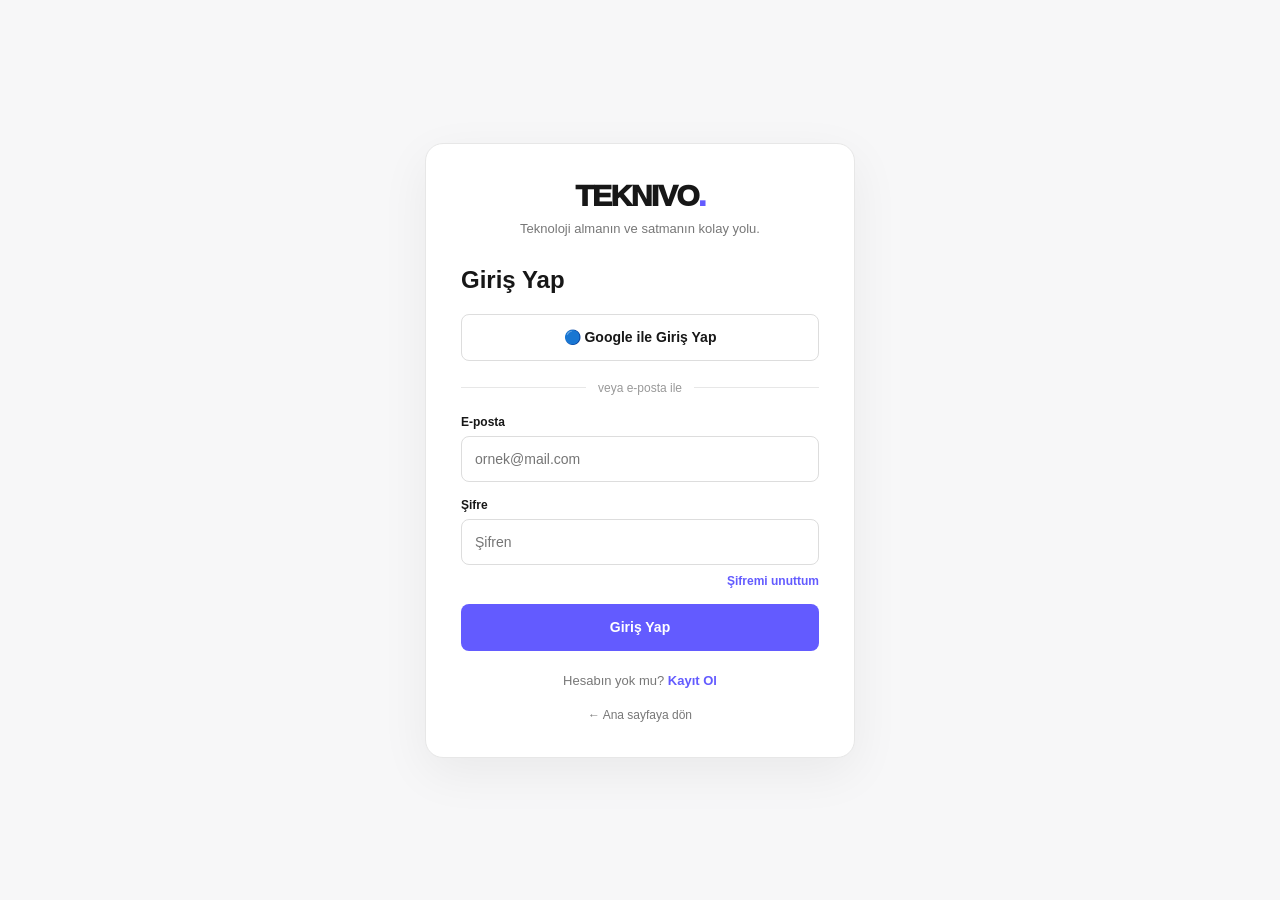
<file: giris.html>
<!DOCTYPE html>
<html lang="tr">
<head>
    <meta charset="UTF-8">
    <meta name="viewport" content="width=device-width, initial-scale=1.0">

    <title>Giriş Yap - TEKNIVO</title>

    <meta
        name="description"
        content="TEKNIVO hesabına giriş yap."
    >

    <link rel="stylesheet" href="/style.css">

    <!-- CLERK -->
    <script
        defer
        crossorigin="anonymous"
        data-clerk-publishable-key="pk_test_ZW5vdWdoLXN0dXJnZW9uLTIwNDEuY2xlcmsuYWNjb3VudHMuZGV2JA"
        src="https://oceanic-capybara-20.clerk.accounts.dev/npm/@clerk/clerk-js@6/dist/clerk.browser.js">
    </script>

    <style>
        * {
            box-sizing: border-box;
        }

        body {
            margin: 0;
            font-family: Arial, Helvetica, sans-serif;
            background: #f7f7f8;
            color: #171717;
        }

        .auth-page {
            min-height: 100vh;
            display: flex;
            align-items: center;
            justify-content: center;
            padding: 30px 15px;
        }

        .auth-box {
            width: 100%;
            max-width: 430px;
            background: #fff;
            border: 1px solid #e7e7e7;
            border-radius: 18px;
            padding: 35px;
            box-shadow: 0 15px 50px rgba(0, 0, 0, .06);
        }

        .auth-logo {
            text-align: center;
            font-size: 30px;
            font-weight: 950;
            letter-spacing: -1.5px;
            margin-bottom: 8px;
        }

        .auth-logo span {
            color: #635bff;
        }

        .auth-subtitle {
            text-align: center;
            color: #777;
            font-size: 13px;
            margin-bottom: 30px;
        }

        .auth-box h1 {
            font-size: 24px;
            margin: 0 0 20px;
        }

        .google-button {
            width: 100%;
            height: 47px;
            border: 1px solid #ddd;
            border-radius: 8px;
            background: #fff;
            color: #171717;
            font-weight: 800;
            cursor: pointer;
            font-size: 14px;
            transition: .2s;
        }

        .google-button:hover {
            background: #f7f7f7;
        }

        .google-button:disabled {
            opacity: .6;
            cursor: wait;
        }

        .divider {
            display: flex;
            align-items: center;
            gap: 12px;
            margin: 20px 0;
            color: #999;
            font-size: 12px;
        }

        .divider::before,
        .divider::after {
            content: "";
            flex: 1;
            height: 1px;
            background: #e7e7e7;
        }

        .auth-field {
            margin-bottom: 16px;
        }

        .auth-field label {
            display: block;
            font-size: 12px;
            font-weight: 800;
            margin-bottom: 7px;
        }

        .auth-field input {
            width: 100%;
            height: 46px;
            padding: 0 13px;
            border: 1px solid #ddd;
            border-radius: 8px;
            outline: none;
            font-size: 14px;
            background: #fff;
        }

        .auth-field input:focus {
            border-color: #635bff;
            box-shadow: 0 0 0 3px rgba(99, 91, 255, .08);
        }

        .forgot {
            display: block;
            text-align: right;
            margin-top: -7px;
            margin-bottom: 16px;
            color: #635bff;
            font-size: 12px;
            font-weight: 700;
            text-decoration: none;
        }

        .forgot:hover {
            text-decoration: underline;
        }

        .auth-button {
            width: 100%;
            height: 47px;
            border: 0;
            border-radius: 8px;
            background: #635bff;
            color: white;
            font-weight: 900;
            cursor: pointer;
            font-size: 14px;
            transition: .2s;
        }

        .auth-button:hover {
            background: #5148e5;
        }

        .auth-button:disabled {
            opacity: .6;
            cursor: wait;
        }

        .auth-message {
            display: none;
            margin-bottom: 15px;
            padding: 12px;
            border-radius: 8px;
            font-size: 12px;
            line-height: 1.5;
        }

        .auth-message.error {
            display: block;
            background: #fff0f0;
            color: #c62828;
            border: 1px solid #ffd0d0;
        }

        .auth-message.success {
            display: block;
            background: #effcf3;
            color: #218838;
            border: 1px solid #c9efd2;
        }

        .auth-bottom {
            text-align: center;
            margin-top: 22px;
            color: #777;
            font-size: 13px;
        }

        .auth-bottom a {
            color: #635bff;
            font-weight: 800;
            text-decoration: none;
        }

        .auth-bottom a:hover {
            text-decoration: underline;
        }

        .back-home {
            display: block;
            text-align: center;
            margin-top: 20px;
            color: #777;
            font-size: 12px;
            text-decoration: none;
        }

        .back-home:hover {
            color: #171717;
        }
    </style>
</head>

<body>

<div class="auth-page">

    <div class="auth-box">

        <div class="auth-logo">
            TEKNIVO<span>.</span>
        </div>

        <div class="auth-subtitle">
            Teknoloji almanın ve satmanın kolay yolu.
        </div>

        <h1>Giriş Yap</h1>

        <div id="message" class="auth-message"></div>

        <button
            id="googleButton"
            class="google-button"
            type="button">
            🔵 Google ile Giriş Yap
        </button>

        <div class="divider">
            veya e-posta ile
        </div>

        <form id="loginForm">

            <div class="auth-field">

                <label for="email">
                    E-posta
                </label>

                <input
                    id="email"
                    type="email"
                    placeholder="ornek@mail.com"
                    autocomplete="email"
                    required>

            </div>

            <div class="auth-field">

                <label for="password">
                    Şifre
                </label>

                <input
                    id="password"
                    type="password"
                    placeholder="Şifren"
                    autocomplete="current-password"
                    required>

            </div>

            <a
                href="#"
                id="forgotPassword"
                class="forgot">
                Şifremi unuttum
            </a>

            <button
                id="loginButton"
                class="auth-button"
                type="submit">
                Giriş Yap
            </button>

        </form>

        <div class="auth-bottom">

            Hesabın yok mu?

            <a href="/kayit.html">
                Kayıt Ol
            </a>

        </div>

        <a
            href="/"
            class="back-home">
            ← Ana sayfaya dön
        </a>

    </div>

</div>


<script>
"use strict";

/* =========================================
   ELEMENTLER
========================================= */

const form = document.getElementById("loginForm");
const loginButton = document.getElementById("loginButton");
const googleButton = document.getElementById("googleButton");
const forgotPassword = document.getElementById("forgotPassword");
const message = document.getElementById("message");


/* =========================================
   MESAJ
========================================= */

function showMessage(text, type) {

    message.textContent = text;

    message.className =
        "auth-message " + type;
}


/* =========================================
   CLERK BEKLE
========================================= */

async function waitForClerk() {

    for (let i = 0; i < 150; i++) {

        if (
            window.Clerk &&
            typeof window.Clerk.load === "function"
        ) {

            try {

                await window.Clerk.load();

                return true;

            } catch (error) {

                console.error(
                    "Clerk load hatası:",
                    error
                );

                return false;
            }
        }

        await new Promise(resolve => {
            setTimeout(resolve, 100);
        });
    }

    return false;
}


/* =========================================
   SAYFA AÇILIŞI
========================================= */

(async function () {

    const ready = await waitForClerk();

    if (!ready) {

        showMessage(
            "Clerk yüklenemedi. Sayfayı yenileyip tekrar deneyin.",
            "error"
        );

        return;
    }

    console.log(
        "TEKNIVO Clerk hazır."
    );

    console.log(
        "Giriş durumu:",
        window.Clerk.isSignedIn
    );

    if (window.Clerk.isSignedIn) {

        window.location.href = "/";

    }

})();


/* =========================================
   GOOGLE GİRİŞ
========================================= */

googleButton.addEventListener(
    "click",
    async function () {

        googleButton.disabled = true;

        googleButton.textContent =
            "Google açılıyor...";

        try {

            const ready =
                await waitForClerk();

            if (!ready) {

                throw new Error(
                    "Clerk yüklenemedi."
                );
            }

            await window.Clerk.client.signIn.authenticateWithRedirect({
                strategy: "oauth_google",

                redirectUrl:
                    window.location.origin + "/",

                redirectUrlComplete:
                    window.location.origin + "/"
            });

        } catch (error) {

            console.error(
                "Google giriş hatası:",
                error
            );

            showMessage(
                error?.errors?.[0]?.longMessage ||
                error?.errors?.[0]?.message ||
                error?.message ||
                "Google ile giriş yapılamadı.",
                "error"
            );

            googleButton.disabled = false;

            googleButton.textContent =
                "🔵 Google ile Giriş Yap";
        }

    }
);


/* =========================================
   E-POSTA + ŞİFRE
========================================= */

form.addEventListener(
    "submit",
    async function (event) {

        event.preventDefault();

        const email =
            document
                .getElementById("email")
                .value
                .trim()
                .toLowerCase();

        const password =
            document
                .getElementById("password")
                .value;


        if (!email || !password) {

            showMessage(
                "E-posta ve şifre alanlarını doldur.",
                "error"
            );

            return;
        }


        loginButton.disabled = true;

        loginButton.textContent =
            "Giriş yapılıyor...";


        try {

            const ready =
                await waitForClerk();

            if (!ready) {

                throw new Error(
                    "Clerk yüklenemedi."
                );
            }


            console.log(
                "Clerk ile giriş deneniyor..."
            );


            const signIn =
                await window.Clerk.client.signIn.create({
                    identifier: email,
                    password: password
                });


            console.log(
                "Clerk signIn:",
                signIn
            );


            if (
                signIn.status === "complete"
            ) {

                await window.Clerk.setActive({
                    session:
                        signIn.createdSessionId
                });


                showMessage(
                    "Giriş başarılı! Ana sayfaya yönlendiriliyorsun...",
                    "success"
                );


                setTimeout(() => {

                    window.location.href = "/";

                }, 700);


                return;
            }


            showMessage(
                "Giriş tamamlanamadı. Hesabının doğrulama adımlarını kontrol et.",
                "error"
            );


            loginButton.disabled = false;

            loginButton.textContent =
                "Giriş Yap";


        } catch (error) {

            console.error(
                "TEKNIVO giriş hatası:",
                error
            );


            let errorMessage =
                "E-posta veya şifre hatalı.";


            if (
                error?.errors &&
                error.errors.length > 0
            ) {

                errorMessage =
                    error.errors[0].longMessage ||
                    error.errors[0].message ||
                    errorMessage;

            } else if (error?.message) {

                errorMessage =
                    error.message;
            }


            showMessage(
                errorMessage,
                "error"
            );


            loginButton.disabled = false;

            loginButton.textContent =
                "Giriş Yap";
        }

    }
);


/* =========================================
   ŞİFREMİ UNUTTUM
========================================= */

forgotPassword.addEventListener(
    "click",
    async function (event) {

        event.preventDefault();


        const email =
            document
                .getElementById("email")
                .value
                .trim()
                .toLowerCase();


        if (!email) {

            showMessage(
                "Önce e-posta adresini yaz.",
                "error"
            );

            document
                .getElementById("email")
                .focus();

            return;
        }


        try {

            const ready =
                await waitForClerk();

            if (!ready) {

                throw new Error(
                    "Clerk yüklenemedi."
                );
            }


            const signIn =
                await window.Clerk.client.signIn.create({
                    identifier: email
                });


            await signIn.prepareFirstFactor({
                strategy:
                    "reset_password_email_code"
            });


            showMessage(
                "E-posta adresine şifre sıfırlama kodu gönderildi.",
                "success"
            );


            const code =
                prompt(
                    "E-posta adresine gelen kodu gir:"
                );


            if (!code) {
                return;
            }


            await signIn.attemptFirstFactor({
                strategy:
                    "reset_password_email_code",

                code:
                    code.trim()
            });


            const newPassword =
                prompt(
                    "Yeni şifreni gir (en az 8 karakter):"
                );


            if (!newPassword) {
                return;
            }


            if (newPassword.length < 8) {

                showMessage(
                    "Yeni şifre en az 8 karakter olmalı.",
                    "error"
                );

                return;
            }


            await signIn.resetPassword({
                password:
                    newPassword
            });


            if (
                signIn.status === "complete"
            ) {

                await window.Clerk.setActive({
                    session:
                        signIn.createdSessionId
                });


                showMessage(
                    "Şifren yenilendi! Giriş yapılıyor...",
                    "success"
                );


                setTimeout(() => {

                    window.location.href = "/";

                }, 1000);
            }


        } catch (error) {

            console.error(
                "Şifre sıfırlama hatası:",
                error
            );


            showMessage(
                error?.errors?.[0]?.longMessage ||
                error?.errors?.[0]?.message ||
                error?.message ||
                "Şifre sıfırlama işlemi başarısız oldu.",
                "error"
            );
        }

    }
);

</script>

</body>
</html>
</file>
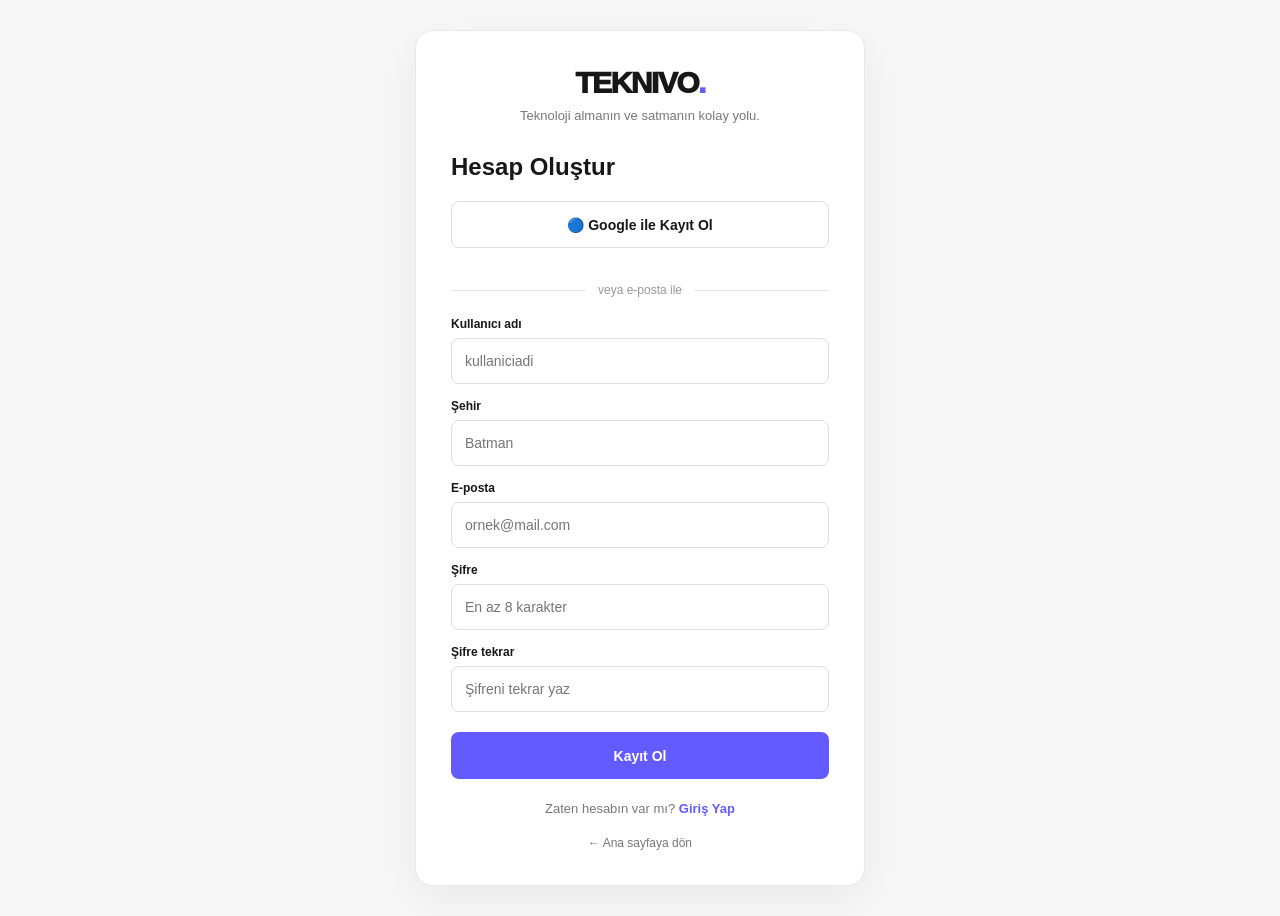
<file: kayit.html>
<!DOCTYPE html>
<html lang="tr">
<head>
    <meta charset="UTF-8">
    <meta name="viewport" content="width=device-width, initial-scale=1.0">

    <title>Kayıt Ol - TEKNIVO</title>

    <meta
        name="description"
        content="TEKNIVO teknoloji pazaryerine ücretsiz kayıt ol."
    >

    <link rel="stylesheet" href="/style.css">

    <!-- =========================
         CLERK
    ========================== -->
    <script
        defer
        crossorigin="anonymous"
        data-clerk-publishable-key="pk_test_ZW5vdWdoLXN0dXJnZW9uLTIwNDEuY2xlcmsuYWNjb3VudHMuZGV2JA"
        src="https://oceanic-capybara-20.clerk.accounts.dev/npm/@clerk/clerk-js@6/dist/clerk.browser.js">
    </script>

    <style>
        * {
            box-sizing: border-box;
        }

        body {
            margin: 0;
            font-family: Arial, Helvetica, sans-serif;
            background: #f7f7f8;
            color: #171717;
        }

        .auth-page {
            min-height: 100vh;
            display: flex;
            align-items: center;
            justify-content: center;
            padding: 30px 15px;
        }

        .auth-box {
            width: 100%;
            max-width: 450px;
            background: #fff;
            border: 1px solid #e7e7e7;
            border-radius: 18px;
            padding: 35px;
            box-shadow: 0 15px 50px rgba(0, 0, 0, .06);
        }

        .auth-logo {
            text-align: center;
            font-size: 30px;
            font-weight: 950;
            letter-spacing: -1.5px;
            margin-bottom: 8px;
        }

        .auth-logo span {
            color: #635bff;
        }

        .auth-subtitle {
            text-align: center;
            color: #777;
            font-size: 13px;
            margin-bottom: 30px;
        }

        .auth-box h1 {
            font-size: 24px;
            margin: 0 0 20px;
        }

        .auth-field {
            margin-bottom: 15px;
        }

        .auth-field label {
            display: block;
            font-size: 12px;
            font-weight: 800;
            margin-bottom: 7px;
        }

        .auth-field input {
            width: 100%;
            height: 46px;
            padding: 0 13px;
            border: 1px solid #ddd;
            border-radius: 8px;
            outline: none;
            font-size: 14px;
            background: #fff;
        }

        .auth-field input:focus {
            border-color: #635bff;
            box-shadow: 0 0 0 3px rgba(99, 91, 255, .08);
        }

        .auth-button {
            width: 100%;
            min-height: 47px;
            border: 0;
            border-radius: 8px;
            background: #635bff;
            color: white;
            font-weight: 900;
            cursor: pointer;
            margin-top: 5px;
            font-size: 14px;
            transition: .2s;
        }

        .auth-button:hover {
            background: #5148e5;
        }

        .auth-button:disabled {
            opacity: .6;
            cursor: wait;
        }

        .google-button {
            width: 100%;
            height: 47px;
            border: 1px solid #ddd;
            border-radius: 8px;
            background: #fff;
            color: #171717;
            font-weight: 800;
            cursor: pointer;
            margin-bottom: 15px;
            font-size: 14px;
            transition: .2s;
        }

        .google-button:hover {
            background: #f7f7f7;
        }

        .google-button:disabled {
            opacity: .6;
            cursor: wait;
        }

        .divider {
            display: flex;
            align-items: center;
            gap: 12px;
            margin: 20px 0;
            color: #999;
            font-size: 12px;
        }

        .divider::before,
        .divider::after {
            content: "";
            flex: 1;
            height: 1px;
            background: #e7e7e7;
        }

        .auth-message {
            display: none;
            margin-bottom: 15px;
            padding: 12px;
            border-radius: 8px;
            font-size: 12px;
            line-height: 1.5;
        }

        .auth-message.error {
            display: block;
            background: #fff0f0;
            color: #c62828;
            border: 1px solid #ffd0d0;
        }

        .auth-message.success {
            display: block;
            background: #effcf3;
            color: #218838;
            border: 1px solid #c9efd2;
        }

        .verification-box {
            display: none;
            margin-top: 20px;
        }

        .verification-box.show {
            display: block;
        }

        .verification-title {
            font-size: 17px;
            font-weight: 900;
            margin-bottom: 8px;
        }

        .verification-text {
            color: #777;
            font-size: 13px;
            line-height: 1.5;
            margin-bottom: 16px;
        }

        .code-input {
            width: 100%;
            height: 50px;
            border: 1px solid #ddd;
            border-radius: 8px;
            padding: 0 15px;
            text-align: center;
            font-size: 20px;
            letter-spacing: 6px;
            outline: none;
        }

        .code-input:focus {
            border-color: #635bff;
            box-shadow: 0 0 0 3px rgba(99, 91, 255, .08);
        }

        .verify-button {
            width: 100%;
            height: 47px;
            margin-top: 12px;
            border: 0;
            border-radius: 8px;
            background: #635bff;
            color: #fff;
            font-weight: 900;
            cursor: pointer;
        }

        .verify-button:disabled {
            opacity: .6;
            cursor: wait;
        }

        .resend-button {
            width: 100%;
            margin-top: 12px;
            border: 0;
            background: transparent;
            color: #635bff;
            font-size: 12px;
            font-weight: 800;
            cursor: pointer;
        }

        .resend-button:disabled {
            opacity: .5;
            cursor: wait;
        }

        .auth-bottom {
            text-align: center;
            margin-top: 22px;
            color: #777;
            font-size: 13px;
        }

        .auth-bottom a {
            color: #635bff;
            font-weight: 800;
            text-decoration: none;
        }

        .auth-bottom a:hover {
            text-decoration: underline;
        }

        .back-home {
            display: block;
            text-align: center;
            margin-top: 20px;
            color: #777;
            font-size: 12px;
            text-decoration: none;
        }

        .back-home:hover {
            color: #171717;
        }

        @media (max-width: 480px) {
            .auth-page {
                padding: 15px;
            }

            .auth-box {
                padding: 25px 20px;
            }
        }
    </style>
</head>

<body>

<div class="auth-page">

    <div class="auth-box">

        <!-- LOGO -->
        <div class="auth-logo">
            TEKNIVO<span>.</span>
        </div>

        <div class="auth-subtitle">
            Teknoloji almanın ve satmanın kolay yolu.
        </div>

        <h1>
            Hesap Oluştur
        </h1>

        <!-- MESAJ -->
        <div
            id="message"
            class="auth-message">
        </div>

        <!-- =========================
             KAYIT ALANI
        ========================== -->

        <div id="registerArea">

            <!-- GOOGLE -->
            <button
                id="googleButton"
                class="google-button"
                type="button">

                🔵 Google ile Kayıt Ol

            </button>

            <div class="divider">
                veya e-posta ile
            </div>

            <!-- REGISTER FORM -->
            <form id="registerForm">

                <div class="auth-field">

                    <label for="username">
                        Kullanıcı adı
                    </label>

                    <input
                        id="username"
                        type="text"
                        placeholder="kullaniciadi"
                        autocomplete="username"
                        minlength="3"
                        maxlength="30"
                        required>

                </div>

                <div class="auth-field">

                    <label for="city">
                        Şehir
                    </label>

                    <input
                        id="city"
                        type="text"
                        placeholder="Batman"
                        maxlength="50"
                        required>

                </div>

                <div class="auth-field">

                    <label for="email">
                        E-posta
                    </label>

                    <input
                        id="email"
                        type="email"
                        placeholder="ornek@mail.com"
                        autocomplete="email"
                        required>

                </div>

                <div class="auth-field">

                    <label for="password">
                        Şifre
                    </label>

                    <input
                        id="password"
                        type="password"
                        placeholder="En az 8 karakter"
                        autocomplete="new-password"
                        minlength="8"
                        required>

                </div>

                <div class="auth-field">

                    <label for="password2">
                        Şifre tekrar
                    </label>

                    <input
                        id="password2"
                        type="password"
                        placeholder="Şifreni tekrar yaz"
                        autocomplete="new-password"
                        minlength="8"
                        required>

                </div>

                <button
                    id="registerButton"
                    class="auth-button"
                    type="submit">

                    Kayıt Ol

                </button>

            </form>

        </div>


        <!-- =========================
             E-POSTA DOĞRULAMA
        ========================== -->

        <div
            id="verificationBox"
            class="verification-box">

            <div class="verification-title">
                E-posta adresini doğrula
            </div>

            <div class="verification-text">
                E-posta adresine gönderdiğimiz doğrulama
                kodunu aşağıya gir.
            </div>

            <input
                id="verificationCode"
                class="code-input"
                type="text"
                inputmode="numeric"
                autocomplete="one-time-code"
                maxlength="10"
                placeholder="000000">

            <button
                id="verifyButton"
                class="verify-button"
                type="button">

                E-postayı Doğrula

            </button>

            <button
                id="resendButton"
                class="resend-button"
                type="button">

                Kodu tekrar gönder

            </button>

        </div>


        <!-- LOGIN -->
        <div class="auth-bottom">

            Zaten hesabın var mı?

            <a href="/giris.html">
                Giriş Yap
            </a>

        </div>


        <!-- HOME -->
        <a
            href="/"
            class="back-home">

            ← Ana sayfaya dön

        </a>

    </div>

</div>


<script>
"use strict";

/* =========================================
   ELEMENTLER
========================================= */

const form =
    document.getElementById("registerForm");

const button =
    document.getElementById("registerButton");

const googleButton =
    document.getElementById("googleButton");

const message =
    document.getElementById("message");

const registerArea =
    document.getElementById("registerArea");

const verificationBox =
    document.getElementById("verificationBox");

const verificationCode =
    document.getElementById("verificationCode");

const verifyButton =
    document.getElementById("verifyButton");

const resendButton =
    document.getElementById("resendButton");

let currentSignUp = null;


/* =========================================
   MESAJ GÖSTER
========================================= */

function showMessage(text, type) {

    message.textContent = text;

    message.className =
        "auth-message " + type;
}


/* =========================================
   CLERK BEKLE
========================================= */

async function waitForClerk() {

    for (let i = 0; i < 150; i++) {

        if (
            window.Clerk &&
            typeof window.Clerk.load === "function"
        ) {

            try {

                await window.Clerk.load();

                return true;

            } catch (error) {

                console.error(
                    "Clerk yükleme hatası:",
                    error
                );

                return false;
            }
        }

        await new Promise(function(resolve) {

            setTimeout(resolve, 100);

        });
    }

    return false;
}


/* =========================================
   HATA MESAJI
========================================= */

function getClerkError(error, fallback) {

    if (
        error &&
        error.errors &&
        error.errors.length > 0
    ) {

        return (
            error.errors[0].longMessage ||
            error.errors[0].message ||
            fallback
        );
    }

    if (error && error.message) {

        return error.message;
    }

    return fallback;
}


/* =========================================
   SAYFA AÇILIŞI
========================================= */

(async function () {

    const ready =
        await waitForClerk();

    if (!ready) {

        showMessage(
            "Kayıt sistemi yüklenemedi. Sayfayı yenileyip tekrar deneyin.",
            "error"
        );

        return;
    }

    console.log(
        "TEKNIVO: Clerk hazır."
    );

    console.log(
        "TEKNIVO: Giriş durumu:",
        window.Clerk.isSignedIn
    );

    /*
     * Kullanıcı zaten giriş yaptıysa
     * kayıt sayfasında kalmasın.
     */

    if (window.Clerk.isSignedIn) {

        window.location.href = "/";

    }

})();


/* =========================================
   GOOGLE KAYIT
========================================= */

googleButton.addEventListener(
    "click",
    async function () {

        googleButton.disabled = true;

        googleButton.textContent =
            "Google açılıyor...";

        try {

            const ready =
                await waitForClerk();

            if (!ready) {

                throw new Error(
                    "Clerk yüklenemedi."
                );
            }

            console.log(
                "TEKNIVO: Google kayıt başlatılıyor..."
            );

            await window.Clerk.client.signUp
                .authenticateWithRedirect({

                    strategy:
                        "oauth_google",

                    redirectUrl:
                        window.location.origin + "/",

                    redirectUrlComplete:
                        window.location.origin + "/"

                });

        } catch (error) {

            console.error(
                "TEKNIVO Google kayıt hatası:",
                error
            );

            showMessage(
                getClerkError(
                    error,
                    "Google ile kayıt yapılamadı."
                ),
                "error"
            );

            googleButton.disabled = false;

            googleButton.textContent =
                "🔵 Google ile Kayıt Ol";
        }

    }
);


/* =========================================
   E-POSTA KAYIT
========================================= */

form.addEventListener(
    "submit",
    async function (event) {

        event.preventDefault();


        const username =
            document
                .getElementById("username")
                .value
                .trim();


        const city =
            document
                .getElementById("city")
                .value
                .trim();


        const email =
            document
                .getElementById("email")
                .value
                .trim()
                .toLowerCase();


        const password =
            document
                .getElementById("password")
                .value;


        const password2 =
            document
                .getElementById("password2")
                .value;


        /* =================================
           KONTROLLER
        ================================= */

        if (username.length < 3) {

            showMessage(
                "Kullanıcı adı en az 3 karakter olmalı.",
                "error"
            );

            return;
        }


        if (!/^[a-zA-Z0-9_.-]+$/.test(username)) {

            showMessage(
                "Kullanıcı adında sadece harf, rakam, nokta, tire ve alt çizgi kullanabilirsin.",
                "error"
            );

            return;
        }


        if (!city) {

            showMessage(
                "Şehir bilgisini yaz.",
                "error"
            );

            return;
        }


        if (password.length < 8) {

            showMessage(
                "Şifre en az 8 karakter olmalı.",
                "error"
            );

            return;
        }


        if (password !== password2) {

            showMessage(
                "Şifreler aynı değil.",
                "error"
            );

            return;
        }


        /* =================================
           BUTON
        ================================= */

        button.disabled = true;

        button.textContent =
            "Hesap oluşturuluyor...";


        try {

            /* =============================
               CLERK HAZIR MI?
            ============================= */

            const ready =
                await waitForClerk();

            if (!ready) {

                throw new Error(
                    "Clerk yüklenemedi."
                );
            }


            /* =============================
               ZATEN GİRİŞ VAR MI?
            ============================= */

            if (window.Clerk.isSignedIn) {

                window.location.href = "/";

                return;
            }


            console.log(
                "TEKNIVO: Clerk kayıt oluşturuluyor..."
            );


            /* =============================
               SIGN UP
            ============================= */

            currentSignUp =
                await window.Clerk.client.signUp.create({

                    emailAddress:
                        email,

                    password:
                        password

                });


            console.log(
                "TEKNIVO: SignUp oluşturuldu:",
                currentSignUp
            );


            /* =============================
               KULLANICI BİLGİLERİ
            ============================= */

            try {

                await currentSignUp.update({

                    unsafeMetadata: {

                        username:
                            username,

                        city:
                            city

                    }

                });

            } catch (metadataError) {

                /*
                 * Metadata kaydı başarısız olsa bile
                 * hesabın oluşturulmasını engelleme.
                 */

                console.warn(
                    "Kullanıcı bilgileri metadata'ya yazılamadı:",
                    metadataError
                );
            }


            /* =============================
               E-POSTA DOĞRULAMA
            ============================= */

            await currentSignUp
                .prepareEmailAddressVerification({

                    strategy:
                        "email_code"

                });


            console.log(
                "TEKNIVO: Doğrulama kodu gönderildi."
            );


            /* =============================
               FORMU GİZLE
            ============================= */

            registerArea.style.display =
                "none";


            /* =============================
               DOĞRULAMA EKRANINI GÖSTER
            ============================= */

            verificationBox.classList.add(
                "show"
            );


            showMessage(
                "Doğrulama kodu e-posta adresine gönderildi.",
                "success"
            );


            verificationCode.focus();


        } catch (error) {

            console.error(
                "TEKNIVO kayıt hatası:",
                error
            );


            showMessage(
                getClerkError(
                    error,
                    "Kayıt oluşturulamadı."
                ),
                "error"
            );


            button.disabled = false;

            button.textContent =
                "Kayıt Ol";
        }

    }
);


/* =========================================
   E-POSTA DOĞRULAMA
========================================= */

verifyButton.addEventListener(
    "click",
    async function () {

        const code =
            verificationCode.value.trim();


        if (!currentSignUp) {

            showMessage(
                "Kayıt oturumu bulunamadı. Lütfen tekrar kayıt ol.",
                "error"
            );

            return;
        }


        if (!code) {

            showMessage(
                "E-posta doğrulama kodunu gir.",
                "error"
            );

            verificationCode.focus();

            return;
        }


        verifyButton.disabled = true;

        verifyButton.textContent =
            "Doğrulanıyor...";


        try {

            console.log(
                "TEKNIVO: E-posta doğrulanıyor..."
            );


            await currentSignUp
                .attemptEmailAddressVerification({

                    code:
                        code

                });


            console.log(
                "TEKNIVO doğrulama durumu:",
                currentSignUp.status
            );


            /* =============================
               KAYIT TAMAMLANDI
            ============================= */

            if (
                currentSignUp.status ===
                "complete"
            ) {

                if (
                    currentSignUp.createdSessionId
                ) {

                    await window.Clerk.setActive({

                        session:
                            currentSignUp.createdSessionId

                    });

                }


                showMessage(
                    "Hesabın başarıyla oluşturuldu! Ana sayfaya yönlendiriliyorsun...",
                    "success"
                );


                setTimeout(function () {

                    window.location.href =
                        "/";

                }, 1000);


                return;
            }


            /* =============================
               EK DOĞRULAMA
            ============================= */

            showMessage(
                "E-posta doğrulandı ancak hesap henüz tamamlanmadı.",
                "error"
            );


            verifyButton.disabled = false;

            verifyButton.textContent =
                "E-postayı Doğrula";


        } catch (error) {

            console.error(
                "TEKNIVO e-posta doğrulama hatası:",
                error
            );


            showMessage(
                getClerkError(
                    error,
                    "Doğrulama kodu geçersiz."
                ),
                "error"
            );


            verifyButton.disabled = false;

            verifyButton.textContent =
                "E-postayı Doğrula";
        }

    }
);


/* =========================================
   KODU TEKRAR GÖNDER
========================================= */

resendButton.addEventListener(
    "click",
    async function () {

        if (!currentSignUp) {

            showMessage(
                "Kayıt oturumu bulunamadı.",
                "error"
            );

            return;
        }


        resendButton.disabled = true;

        resendButton.textContent =
            "Kod gönderiliyor...";


        try {

            await currentSignUp
                .prepareEmailAddressVerification({

                    strategy:
                        "email_code"

                });


            showMessage(
                "Yeni doğrulama kodu e-posta adresine gönderildi.",
                "success"
            );


        } catch (error) {

            console.error(
                "TEKNIVO kod gönderme hatası:",
                error
            );


            showMessage(
                getClerkError(
                    error,
                    "Kod gönderilemedi."
                ),
                "error"
            );

        }


        setTimeout(function () {

            resendButton.disabled = false;

            resendButton.textContent =
                "Kodu tekrar gönder";

        }, 3000);

    }
);


/* =========================================
   ENTER İLE DOĞRULAMA
========================================= */

verificationCode.addEventListener(
    "keydown",
    function (event) {

        if (event.key === "Enter") {

            event.preventDefault();

            verifyButton.click();

        }

    }
);


/* =========================================
   KOD SADECE RAKAM
========================================= */

verificationCode.addEventListener(
    "input",
    function () {

        this.value =
            this.value.replace(/\D/g, "");

    }
);

</script>

</body>
</html>
</file>
<file: style.css>
* {
    margin: 0;
    padding: 0;
    box-sizing: border-box;
}

:root {
    --primary: #635bff;
    --primary-dark: #5148e5;
    --text: #171717;
    --muted: #777;
    --border: #e7e7e7;
    --bg: #f7f7f8;
    --white: #fff;
}

html {
    scroll-behavior: smooth;
}

body {
    font-family:
        Inter,
        -apple-system,
        BlinkMacSystemFont,
        "Segoe UI",
        Arial,
        sans-serif;

    background: var(--bg);
    color: var(--text);
}


/* HEADER */

.header {
    background: #fff;
    border-bottom: 1px solid var(--border);
    position: sticky;
    top: 0;
    z-index: 100;
}

.header-inner {
    width: min(1380px, calc(100% - 40px));
    min-height: 76px;
    margin: auto;

    display: flex;
    align-items: center;
    gap: 30px;
}


/* LOGO */

.logo {
    position: relative;

    font-size: 27px;
    font-weight: 950;
    letter-spacing: -1.5px;

    flex-shrink: 0;
}

.logo i {
    display: inline-block;

    width: 7px;
    height: 7px;

    margin-left: 3px;

    background: var(--primary);

    border-radius: 50%;
}


/* SEARCH */

.search {
    height: 48px;
    flex: 1;
    max-width: 700px;

    display: flex;
    align-items: center;

    background: #f3f3f5;
    border: 1px solid transparent;
    border-radius: 9px;

    transition: .2s;
}

.search:focus-within {
    background: #fff;
    border-color: #cbc8ff;
    box-shadow: 0 0 0 3px rgba(99,91,255,.08);
}

.search > span {
    margin-left: 15px;

    font-size: 27px;
    color: #777;

    transform: rotate(-20deg);
}

.search input {
    flex: 1;

    height: 100%;

    border: 0;
    outline: 0;

    background: transparent;

    padding: 0 12px;

    font-size: 14px;
}

.search button {
    height: 38px;

    margin-right: 5px;

    padding: 0 20px;

    border: 0;
    border-radius: 7px;

    background: var(--primary);
    color: #fff;

    font-weight: 800;

    cursor: pointer;
}

.search button:hover {
    background: var(--primary-dark);
}


/* HEADER BUTTONS */

.header-buttons {
    display: flex;
    align-items: center;
    gap: 7px;

    margin-left: auto;
}

.login {
    padding: 11px 14px;

    font-size: 13px;
    font-weight: 700;
}

.login:hover {
    color: var(--primary);
}

.sell {
    padding: 12px 18px;

    background: var(--primary);
    color: white;

    border-radius: 8px;

    font-size: 13px;
    font-weight: 900;

    transition: .2s;
}

.sell:hover {
    background: var(--primary-dark);
    transform: translateY(-1px);
}


/* CATEGORY */

.category-wrapper {
    background: white;
    border-bottom: 1px solid var(--border);
}

.category-inner {
    width: min(1380px, calc(100% - 40px));
    min-height: 57px;

    margin: auto;

    display: flex;
    align-items: center;
    gap: 6px;

    overflow-x: auto;

    scrollbar-width: none;
}

.category-inner::-webkit-scrollbar {
    display: none;
}

#categories {
    display: flex;
    gap: 6px;
}

.category {
    height: 36px;

    padding: 0 13px;

    border: 0;
    border-radius: 7px;

    background: transparent;

    color: #666;

    font-size: 12px;
    font-weight: 800;

    white-space: nowrap;

    cursor: pointer;

    transition: .2s;
}

.category:hover {
    background: #f1f1f3;
    color: #111;
}

.category.active {
    background: #171717;
    color: white;
}

.category span {
    margin-right: 5px;
}


/* MAIN */

main {
    width: min(1380px, calc(100% - 40px));

    margin: auto;

    padding-bottom: 70px;
}


/* INTRO */

.intro {
    margin-top: 25px;

    min-height: 230px;

    padding: 36px 42px;

    border-radius: 15px;

    background:
        radial-gradient(
            circle at 80% 20%,
            rgba(99,91,255,.35),
            transparent 30%
        ),
        linear-gradient(
            120deg,
            #111,
            #252525
        );

    color: white;

    display: flex;
    align-items: center;
    justify-content: space-between;

    gap: 30px;
}

.intro-text small {
    color: #aaa;

    font-size: 10px;
    font-weight: 900;

    letter-spacing: 2px;
}

.intro h1 {
    margin-top: 7px;

    font-size: clamp(30px, 4vw, 47px);

    line-height: 1.05;

    letter-spacing: -2px;
}

.intro h1 strong {
    color: #817aff;
}

.intro p {
    max-width: 620px;

    margin-top: 13px;

    color: #bbb;

    font-size: 14px;
}

.intro-button {
    display: flex;
    align-items: center;
    gap: 13px;

    padding: 14px 19px;

    background: white;
    color: #111;

    border-radius: 8px;

    font-size: 13px;
    font-weight: 900;

    white-space: nowrap;

    transition: .2s;
}

.intro-button:hover {
    transform: translateY(-2px);
}

.intro-button span {
    color: var(--primary);
    font-size: 18px;
}


/* MARKET */

.market {
    display: grid;

    grid-template-columns: 235px 1fr;

    gap: 25px;

    margin-top: 27px;

    align-items: start;
}


/* FILTER */

.filters {
    position: sticky;
    top: 105px;

    background: white;

    border: 1px solid var(--border);
    border-radius: 11px;

    padding: 18px;
}

.filter-title {
    display: flex;
    justify-content: space-between;
    align-items: center;

    padding-bottom: 16px;

    border-bottom: 1px solid #eee;
}

.filter-title strong {
    font-size: 16px;
}

.filter-title button {
    border: 0;
    background: none;

    color: var(--primary);

    font-size: 11px;
    font-weight: 900;

    cursor: pointer;
}

.filter {
    padding: 17px 0;

    border-bottom: 1px solid #eee;
}

.filter > label:first-child {
    display: block;

    margin-bottom: 8px;

    font-size: 11px;
    font-weight: 900;
}

.filter select,
.filter > input {
    width: 100%;
    height: 40px;

    padding: 0 9px;

    border: 1px solid #ddd;
    border-radius: 7px;

    outline: none;

    background: white;

    font-size: 12px;
}

.filter select:focus,
.filter > input:focus,
.prices input:focus {
    border-color: var(--primary);
}

.prices {
    display: flex;
    align-items: center;
    gap: 6px;
}

.prices input {
    width: 100%;
    height: 38px;

    padding: 0 8px;

    border: 1px solid #ddd;
    border-radius: 7px;

    outline: none;

    font-size: 11px;
}

.prices span {
    color: #aaa;
}

.checkbox {
    display: flex !important;
    align-items: center;

    gap: 8px;

    margin-top: 10px;

    color: #555;

    cursor: pointer;
}

.checkbox input {
    accent-color: var(--primary);
}

.apply {
    width: 100%;
    height: 42px;

    margin-top: 15px;

    border: 0;
    border-radius: 7px;

    background: var(--primary);
    color: white;

    font-size: 12px;
    font-weight: 900;

    cursor: pointer;
}

.apply:hover {
    background: var(--primary-dark);
}


/* LISTINGS */

.listings {
    min-width: 0;
}

.listing-header {
    display: flex;
    justify-content: space-between;
    align-items: end;

    margin-bottom: 16px;
}

.listing-header h2 {
    font-size: 22px;
    letter-spacing: -.6px;
}

.listing-header p {
    margin-top: 3px;

    color: #888;

    font-size: 11px;
}

.sort-area {
    display: flex;
    gap: 7px;
}

.sort-area select {
    height: 38px;

    padding: 0 10px;

    border: 1px solid #ddd;
    border-radius: 7px;

    background: white;

    outline: none;

    font-size: 11px;
}

.mobile-filter {
    display: none;

    height: 38px;

    border: 1px solid #ddd;
    border-radius: 7px;

    background: white;

    padding: 0 11px;

    font-size: 11px;
    font-weight: 800;
}


/* GRID */

.listing-grid {
    display: grid;

    grid-template-columns:
        repeat(4, minmax(0, 1fr));

    gap: 14px;
}


/* CARD */

.listing-card {
    overflow: hidden;

    background: white;

    border: 1px solid #e6e6e6;
    border-radius: 10px;

    cursor: pointer;

    transition: .2s;
}

.listing-card:hover {
    transform: translateY(-3px);

    border-color: #d1ceff;

    box-shadow:
        0 10px 30px rgba(0,0,0,.07);
}

.listing-image {
    height: 205px;

    display: flex;
    align-items: center;
    justify-content: center;

    background: #f2f2f3;

    overflow: hidden;
}

.listing-image img {
    width: 100%;
    height: 100%;

    object-fit: cover;

    transition: .3s;
}

.listing-card:hover img {
    transform: scale(1.035);
}

.listing-content {
    padding: 13px;
}

.listing-category {
    color: var(--primary);

    font-size: 9px;
    font-weight: 900;

    text-transform: uppercase;
}

.listing-title {
    height: 39px;

    margin-top: 5px;

    overflow: hidden;

    display: -webkit-box;
    -webkit-line-clamp: 2;
    -webkit-box-orient: vertical;

    font-size: 13px;
    font-weight: 750;

    line-height: 1.4;
}

.listing-brand {
    margin-top: 5px;

    overflow: hidden;

    color: #888;

    font-size: 10px;

    white-space: nowrap;
    text-overflow: ellipsis;
}

.listing-price {
    margin-top: 9px;

    font-size: 18px;
    font-weight: 950;
}

.listing-info {
    display: flex;
    justify-content: space-between;

    gap: 5px;

    margin-top: 9px;
    padding-top: 9px;

    border-top: 1px solid #eee;

    color: #888;

    font-size: 9px;
}

.no-image {
    color: #aaa;

    text-align: center;

    font-size: 11px;
}

.no-image-icon {
    display: block;

    margin-bottom: 5px;

    font-size: 35px;
}


/* LOADING */

.loading {
    grid-column: 1 / -1;

    min-height: 300px;

    display: flex;
    align-items: center;
    justify-content: center;

    flex-direction: column;

    gap: 13px;

    background: white;

    border: 1px solid var(--border);
    border-radius: 10px;

    color: #888;

    font-size: 13px;
}

.spinner {
    width: 30px;
    height: 30px;

    border: 3px solid #eee;
    border-top-color: var(--primary);

    border-radius: 50%;

    animation: spin .8s linear infinite;
}

@keyframes spin {
    to {
        transform: rotate(360deg);
    }
}


/* FOOTER */

footer {
    background: white;

    border-top: 1px solid var(--border);
}

.footer-inner {
    width: min(1380px, calc(100% - 40px));

    margin: auto;

    padding: 35px 0;

    display: flex;
    justify-content: space-between;
}

.footer-logo {
    font-size: 21px;
    font-weight: 950;
}

.footer-inner p {
    margin-top: 7px;

    color: #888;

    font-size: 11px;
}

.footer-links {
    display: flex;
    align-items: center;
    gap: 25px;
}

.footer-links a {
    color: #777;

    font-size: 11px;
    font-weight: 700;
}

.footer-links a:hover {
    color: var(--primary);
}

.copyright {
    padding: 16px;

    border-top: 1px solid #eee;

    color: #aaa;

    text-align: center;

    font-size: 10px;
}


/* TABLET */

@media (max-width: 1200px) {

    .listing-grid {
        grid-template-columns:
            repeat(3, minmax(0, 1fr));
    }

}


/* TABLET */

@media (max-width: 950px) {

    .header-inner {
        gap: 15px;
    }

    .market {
        grid-template-columns: 200px 1fr;
    }

    .listing-grid {
        grid-template-columns:
            repeat(2, minmax(0, 1fr));
    }

}


/* MOBILE */

@media (max-width: 720px) {

    .header-inner {
        width: calc(100% - 24px);

        padding: 11px 0;

        flex-wrap: wrap;

        gap: 9px;
    }

    .logo {
        font-size: 22px;
    }

    .header-buttons {
        margin-left: auto;
    }

    .login {
        padding: 6px;
        font-size: 11px;
    }

    .sell {
        padding: 9px 11px;
        font-size: 11px;
    }

    .search {
        order: 5;

        flex-basis: 100%;

        max-width: none;
    }

    .search button {
        padding: 0 14px;
    }


    .category-inner {
        width: calc(100% - 24px);
    }


    main {
        width: calc(100% - 24px);
    }


    .intro {
        min-height: 0;

        padding: 25px;

        flex-direction: column;

        align-items: flex-start;
    }

    .intro h1 {
        font-size: 31px;
    }

    .intro-button {
        width: 100%;
        justify-content: center;
    }


    .market {
        display: block;

        margin-top: 20px;
    }


    .filters {
        display: none;

        position: fixed;

        z-index: 300;

        top: 90px;
        left: 12px;
        right: 12px;

        max-height: calc(100vh - 105px);

        overflow-y: auto;

        box-shadow:
            0 20px 60px rgba(0,0,0,.22);
    }

    .filters.open {
        display: block;
    }


    .mobile-filter {
        display: block;
    }


    .listing-header h2 {
        font-size: 19px;
    }

    .listing-grid {
        grid-template-columns:
            repeat(2, minmax(0, 1fr));

        gap: 9px;
    }

    .listing-image {
        height: 155px;
    }

    .listing-content {
        padding: 10px;
    }

    .listing-title {
        font-size: 12px;
    }

    .listing-price {
        font-size: 16px;
    }


    .footer-inner {
        flex-direction: column;
        gap: 25px;
    }

    .footer-links {
        flex-wrap: wrap;
        gap: 15px;
    }

}


@media (max-width: 390px) {

    .listing-image {
        height: 135px;
    }

    .listing-price {
        font-size: 15px;
    }

}
</file>
